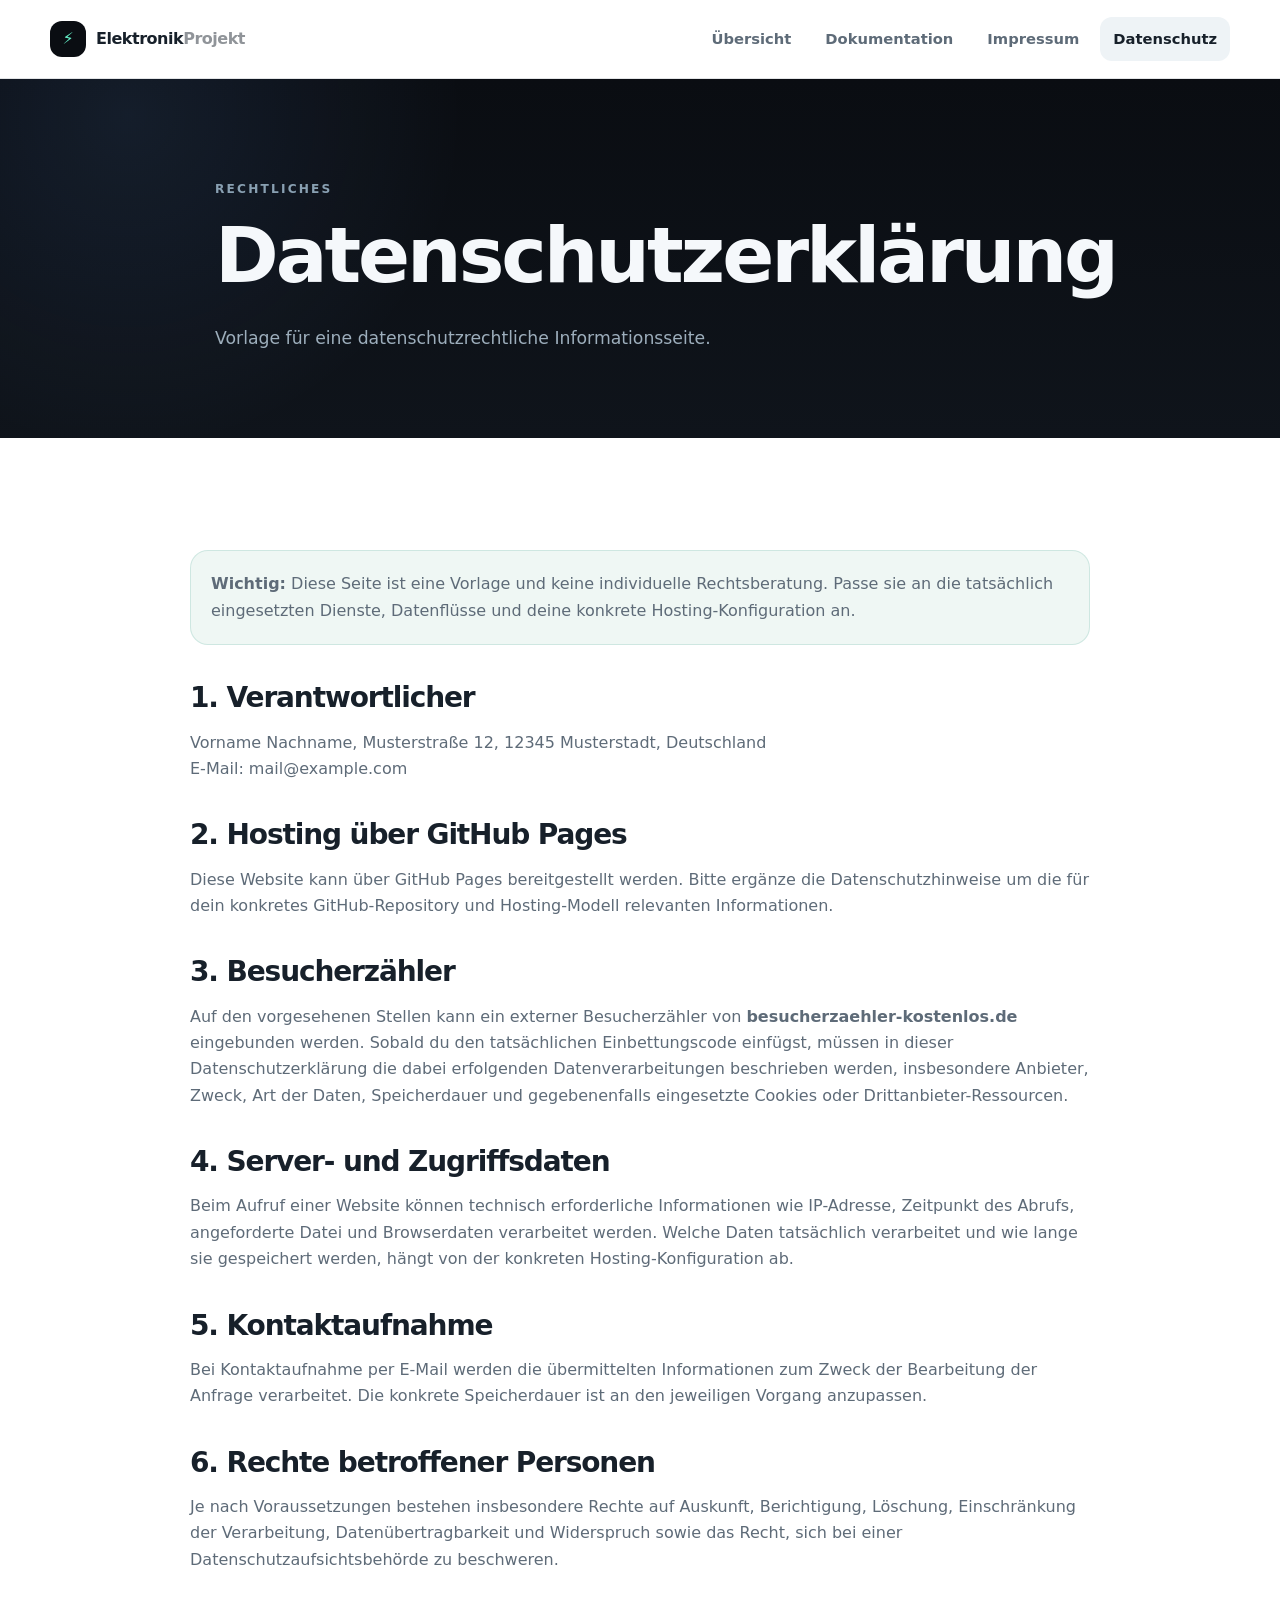
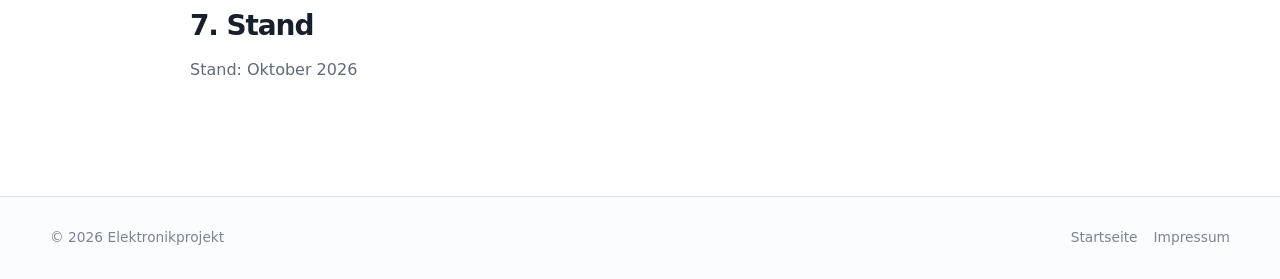
<file: datenschutz.html>
<!DOCTYPE html>
<html lang="de">
<head>
  <meta charset="UTF-8">
  <meta name="viewport" content="width=device-width, initial-scale=1.0">
  <title>Datenschutz | Elektronikprojekt</title>
  <link rel="stylesheet" href="style.css">
</head>
<body>
  <header class="site-header">
    <div class="container nav-wrap">
      <a class="brand" href="index.html">
        <span class="brand-mark">⚡</span>
        <span>Elektronik<span class="brand-muted">Projekt</span></span>
      </a>
      <nav class="main-nav" aria-label="Hauptnavigation">
        <a href="index.html">Übersicht</a>
        <a href="dokumentation.html">Dokumentation</a>
        <a href="impressum.html">Impressum</a>
        <a href="datenschutz.html" class="active">Datenschutz</a>
      </nav>
    </div>
  </header>

  <main>
    <section class="page-hero section-dark">
      <div class="container narrow">
        <div class="eyebrow">RECHTLICHES</div>
        <h1>Datenschutzerklärung</h1>
        <p>Vorlage für eine datenschutzrechtliche Informationsseite.</p>
      </div>
    </section>

    <section class="section">
      <div class="container legal-content">
        <p class="notice">
          <strong>Wichtig:</strong> Diese Seite ist eine Vorlage und keine individuelle
          Rechtsberatung. Passe sie an die tatsächlich eingesetzten Dienste, Datenflüsse
          und deine konkrete Hosting-Konfiguration an.
        </p>

        <h2>1. Verantwortlicher</h2>
        <p>
          Vorname Nachname, Musterstraße 12, 12345 Musterstadt, Deutschland<br>
          E-Mail: <a href="mailto:mail@example.com">mail@example.com</a>
        </p>

        <h2>2. Hosting über GitHub Pages</h2>
        <p>
          Diese Website kann über GitHub Pages bereitgestellt werden. Bitte ergänze
          die Datenschutzhinweise um die für dein konkretes GitHub-Repository und
          Hosting-Modell relevanten Informationen.
        </p>

        <h2>3. Besucherzähler</h2>
        <p>
          Auf den vorgesehenen Stellen kann ein externer Besucherzähler von
          <strong>besucherzaehler-kostenlos.de</strong> eingebunden werden.
          Sobald du den tatsächlichen Einbettungscode einfügst, müssen in dieser
          Datenschutzerklärung die dabei erfolgenden Datenverarbeitungen beschrieben
          werden, insbesondere Anbieter, Zweck, Art der Daten, Speicherdauer und
          gegebenenfalls eingesetzte Cookies oder Drittanbieter-Ressourcen.
        </p>

        <h2>4. Server- und Zugriffsdaten</h2>
        <p>
          Beim Aufruf einer Website können technisch erforderliche Informationen
          wie IP-Adresse, Zeitpunkt des Abrufs, angeforderte Datei und Browserdaten
          verarbeitet werden. Welche Daten tatsächlich verarbeitet und wie lange sie
          gespeichert werden, hängt von der konkreten Hosting-Konfiguration ab.
        </p>

        <h2>5. Kontaktaufnahme</h2>
        <p>
          Bei Kontaktaufnahme per E-Mail werden die übermittelten Informationen
          zum Zweck der Bearbeitung der Anfrage verarbeitet. Die konkrete
          Speicherdauer ist an den jeweiligen Vorgang anzupassen.
        </p>

        <h2>6. Rechte betroffener Personen</h2>
        <p>
          Je nach Voraussetzungen bestehen insbesondere Rechte auf Auskunft,
          Berichtigung, Löschung, Einschränkung der Verarbeitung, Datenübertragbarkeit
          und Widerspruch sowie das Recht, sich bei einer Datenschutzaufsichtsbehörde
          zu beschweren.
        </p>

        <h2>7. Stand</h2>
        <p>Stand: Oktober 2026</p>
      </div>
    </section>
  </main>

  <footer class="site-footer">
    <div class="container footer-wrap">
      <span>© 2026 Elektronikprojekt</span>
      <div>
        <a href="index.html">Startseite</a>
        <a href="impressum.html">Impressum</a>
      </div>
    </div>
  </footer>
</body>
</html>
</file>
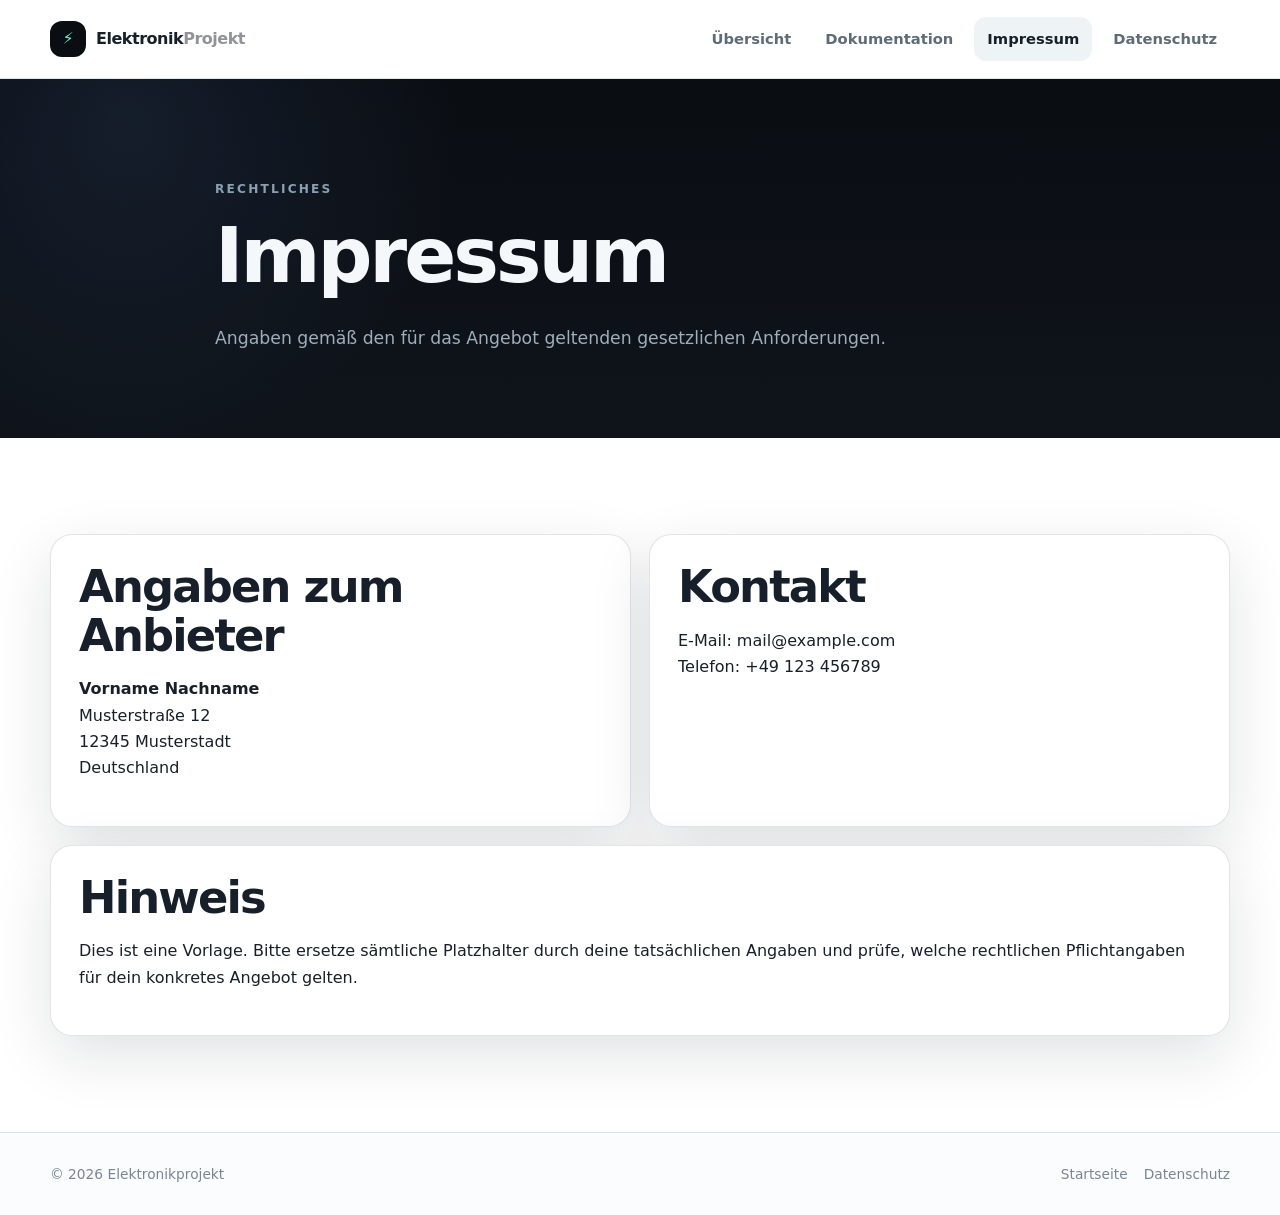
<file: impressum.html>
<!DOCTYPE html>
<html lang="de">
<head>
  <meta charset="UTF-8">
  <meta name="viewport" content="width=device-width, initial-scale=1.0">
  <title>Impressum | Elektronikprojekt</title>
  <link rel="stylesheet" href="style.css">
</head>
<body>
  <header class="site-header">
    <div class="container nav-wrap">
      <a class="brand" href="index.html">
        <span class="brand-mark">⚡</span>
        <span>Elektronik<span class="brand-muted">Projekt</span></span>
      </a>
      <nav class="main-nav" aria-label="Hauptnavigation">
        <a href="index.html">Übersicht</a>
        <a href="dokumentation.html">Dokumentation</a>
        <a href="impressum.html" class="active">Impressum</a>
        <a href="datenschutz.html">Datenschutz</a>
      </nav>
    </div>
  </header>

  <main>
    <section class="page-hero section-dark">
      <div class="container narrow">
        <div class="eyebrow">RECHTLICHES</div>
        <h1>Impressum</h1>
        <p>Angaben gemäß den für das Angebot geltenden gesetzlichen Anforderungen.</p>
      </div>
    </section>

    <section class="section">
      <div class="container legal-layout">
        <article class="legal-card">
          <h2>Angaben zum Anbieter</h2>
          <p>
            <strong>Vorname Nachname</strong><br>
            Musterstraße 12<br>
            12345 Musterstadt<br>
            Deutschland
          </p>
        </article>

        <article class="legal-card">
          <h2>Kontakt</h2>
          <p>
            E-Mail: <a href="mailto:mail@example.com">mail@example.com</a><br>
            Telefon: +49 123 456789
          </p>
        </article>

        <article class="legal-card legal-card-wide">
          <h2>Hinweis</h2>
          <p>
            Dies ist eine Vorlage. Bitte ersetze sämtliche Platzhalter durch deine
            tatsächlichen Angaben und prüfe, welche rechtlichen Pflichtangaben für
            dein konkretes Angebot gelten.
          </p>
        </article>
      </div>
    </section>
  </main>

  <footer class="site-footer">
    <div class="container footer-wrap">
      <span>© 2026 Elektronikprojekt</span>
      <div>
        <a href="index.html">Startseite</a>
        <a href="datenschutz.html">Datenschutz</a>
      </div>
    </div>
  </footer>
</body>
</html>
</file>
<file: style.css>
:root {
  --bg: #0a0d12;
  --bg-2: #10151d;
  --surface: #ffffff;
  --surface-soft: #f3f6f8;
  --text: #17202a;
  --text-soft: #5e6b78;
  --text-inverse: #f5f8fb;
  --accent: #64f0c8;
  --accent-2: #6ba4ff;
  --border: rgba(20, 35, 50, .12);
  --dark-border: rgba(255,255,255,.10);
  --shadow: 0 20px 60px rgba(11, 22, 34, .12);
  --radius: 24px;
  --container: 1180px;
}

* { box-sizing: border-box; }

html { scroll-behavior: smooth; }

body {
  margin: 0;
  font-family: Inter, ui-sans-serif, system-ui, -apple-system, BlinkMacSystemFont, "Segoe UI", sans-serif;
  color: var(--text);
  background: var(--surface);
  line-height: 1.65;
}

img {
  display: block;
  width: 100%;
  height: auto;
}

a {
  color: inherit;
  text-decoration: none;
}

code {
  padding: 2px 7px;
  border-radius: 8px;
  background: #edf2f5;
  font-family: "SFMono-Regular", Consolas, monospace;
  font-size: .92em;
}

pre {
  margin: 24px 0 0;
  overflow-x: auto;
  padding: 22px;
  border-radius: 16px;
  background: #0c1118;
  color: #dce7ef;
  border: 1px solid rgba(255,255,255,.08);
  font-size: .9rem;
  line-height: 1.6;
}

.container {
  width: min(calc(100% - 40px), var(--container));
  margin: 0 auto;
}

.narrow { max-width: 850px; }

.site-header {
  position: sticky;
  top: 0;
  z-index: 20;
  background: rgba(255,255,255,.88);
  backdrop-filter: blur(18px);
  border-bottom: 1px solid var(--border);
}

.nav-wrap {
  display: flex;
  align-items: center;
  justify-content: space-between;
  min-height: 78px;
  gap: 20px;
}

.brand {
  display: inline-flex;
  align-items: center;
  gap: 10px;
  font-weight: 800;
  letter-spacing: -.03em;
}

.brand-mark {
  display: grid;
  place-items: center;
  width: 36px;
  height: 36px;
  border-radius: 12px;
  background: var(--bg);
  color: var(--accent);
}

.brand-muted { opacity: .48; }

.main-nav {
  display: flex;
  align-items: center;
  gap: 8px;
  flex-wrap: wrap;
}

.main-nav a {
  padding: 10px 13px;
  border-radius: 12px;
  color: var(--text-soft);
  font-size: .92rem;
  font-weight: 650;
}

.main-nav a:hover,
.main-nav a.active {
  color: var(--text);
  background: #eef3f6;
}

.section { padding: 96px 0; }

.hero {
  overflow: hidden;
  background:
    radial-gradient(circle at 75% 18%, rgba(107,164,255,.16), transparent 26%),
    radial-gradient(circle at 45% 60%, rgba(100,240,200,.11), transparent 20%);
}

.hero-grid {
  display: grid;
  grid-template-columns: 1.04fr .96fr;
  gap: 70px;
  align-items: center;
  min-height: 680px;
}

.eyebrow {
  margin-bottom: 16px;
  font-size: .76rem;
  font-weight: 800;
  letter-spacing: .18em;
  color: #778494;
}

.section-dark .eyebrow,
.page-hero .eyebrow {
  color: #89a0b2;
}

h1, h2, h3 {
  margin: 0;
  line-height: 1.08;
  letter-spacing: -.04em;
}

h1 { font-size: clamp(3rem, 6vw, 6rem); }

h2 { font-size: clamp(2rem, 3.5vw, 3.25rem); }

h3 { font-size: 1.32rem; }

.gradient-text {
  background: linear-gradient(100deg, #17202a 8%, #5577a9 48%, #229e78 92%);
  -webkit-background-clip: text;
  background-clip: text;
  color: transparent;
}

.hero-text,
.page-hero p,
.section-heading p {
  color: var(--text-soft);
  font-size: 1.08rem;
  max-width: 690px;
}

.hero-text { margin: 28px 0 0; }

.button-row {
  display: flex;
  gap: 12px;
  flex-wrap: wrap;
  margin-top: 34px;
}

.btn {
  display: inline-flex;
  align-items: center;
  justify-content: center;
  gap: 12px;
  min-height: 50px;
  padding: 0 20px;
  border-radius: 15px;
  font-weight: 800;
  transition: transform .2s ease, opacity .2s ease;
}

.btn:hover { transform: translateY(-2px); }

.btn-primary {
  background: var(--bg);
  color: #fff;
}

.btn-secondary {
  border: 1px solid var(--border);
  color: var(--text);
  background: #fff;
}

.counter-box {
  display: inline-flex;
  align-items: center;
  gap: 14px;
  margin-top: 34px;
  padding: 12px 16px;
  border: 1px solid var(--border);
  border-radius: 16px;
  background: rgba(255,255,255,.74);
}

.counter-box-dark {
  border-color: var(--dark-border);
  background: rgba(255,255,255,.06);
  color: #fff;
}

.counter-label {
  font-size: .7rem;
  font-weight: 900;
  letter-spacing: .16em;
  opacity: .62;
}

.counter-placeholder {
  padding: 5px 10px;
  border-radius: 10px;
  background: rgba(120,140,155,.12);
  font-size: .78rem;
  font-family: "SFMono-Regular", Consolas, monospace;
}

.hero-media { position: relative; }

.image-frame {
  position: relative;
  min-height: 560px;
  overflow: hidden;
  border-radius: 32px;
  background: #dfe7ec;
  box-shadow: var(--shadow);
}

.image-frame::after {
  content: "";
  position: absolute;
  inset: 0;
  background: linear-gradient(180deg, rgba(5,10,15,.03), rgba(5,10,15,.25));
  pointer-events: none;
}

.image-frame img {
  width: 100%;
  height: 100%;
  min-height: 560px;
  object-fit: cover;
}

.glow::before {
  content: "";
  position: absolute;
  width: 200px;
  height: 200px;
  left: -80px;
  top: -70px;
  border-radius: 50%;
  background: var(--accent);
  filter: blur(70px);
  opacity: .35;
  z-index: 1;
  pointer-events: none;
}

.floating-card {
  position: absolute;
  z-index: 3;
  display: flex;
  align-items: center;
  gap: 11px;
  padding: 14px 16px;
  border: 1px solid rgba(255,255,255,.36);
  border-radius: 17px;
  background: rgba(13,18,24,.72);
  backdrop-filter: blur(12px);
  color: #fff;
  box-shadow: 0 18px 45px rgba(7, 12, 18, .2);
}

.floating-card-top { top: 26px; left: -24px; }
.floating-card-bottom { right: -22px; bottom: 28px; }

.floating-card strong,
.floating-card small { display: block; }

.floating-card strong {
  font-size: .67rem;
  letter-spacing: .14em;
  opacity: .7;
}

.floating-card small { font-size: .84rem; }

.status-dot {
  width: 10px;
  height: 10px;
  border-radius: 999px;
  background: var(--accent);
  box-shadow: 0 0 18px var(--accent);
}

.mono {
  font-family: "SFMono-Regular", Consolas, monospace;
  color: var(--accent);
}

.section-dark {
  color: var(--text-inverse);
  background:
    radial-gradient(circle at 10% 10%, rgba(107,164,255,.10), transparent 28%),
    linear-gradient(180deg, #0a0d12, #0f141b);
}

.section-heading {
  display: flex;
  align-items: end;
  justify-content: space-between;
  gap: 40px;
  margin-bottom: 40px;
}

.section-heading p { max-width: 420px; margin: 0; }

.stats-grid {
  display: grid;
  grid-template-columns: repeat(4, 1fr);
  gap: 14px;
  margin-bottom: 18px;
}

.stat-card,
.glass-card {
  padding: 26px;
  border-radius: 22px;
}

.stat-card {
  border: 1px solid var(--dark-border);
  background: rgba(255,255,255,.035);
}

.stat-number {
  display: block;
  margin-bottom: 6px;
  font-size: 1.8rem;
  font-weight: 850;
}

.stat-label {
  color: #90a0af;
  font-size: .85rem;
}

.content-grid {
  display: grid;
  grid-template-columns: repeat(3, 1fr);
  gap: 14px;
}

.glass-card {
  border: 1px solid var(--dark-border);
  background: rgba(255,255,255,.045);
}

.glass-card p { color: #9aabb9; }

.card-icon {
  display: grid;
  place-items: center;
  width: 42px;
  height: 42px;
  margin-bottom: 22px;
  border-radius: 13px;
  background: rgba(100,240,200,.11);
  color: var(--accent);
  font-weight: 900;
}

.spec-layout {
  display: grid;
  grid-template-columns: 1.03fr .97fr;
  gap: 20px;
  align-items: stretch;
}

.spec-panel,
.progress-panel {
  border: 1px solid var(--border);
  border-radius: var(--radius);
  padding: 30px;
  background: #fff;
  box-shadow: var(--shadow);
}

.spec-row {
  display: flex;
  align-items: center;
  justify-content: space-between;
  gap: 20px;
  padding: 16px 0;
  border-bottom: 1px solid var(--border);
}

.spec-row:last-child { border-bottom: 0; }
.spec-row span { color: var(--text-soft); }
.spec-row strong { text-align: right; }

.progress-title,
.progress-item > div {
  display: flex;
  justify-content: space-between;
  gap: 16px;
}

.progress-title {
  margin-bottom: 14px;
  font-size: 1.04rem;
}

.progress-bar,
.mini-bar {
  height: 9px;
  overflow: hidden;
  border-radius: 999px;
  background: #e9eef1;
}

.progress-bar span,
.mini-bar span {
  display: block;
  height: 100%;
  border-radius: inherit;
  background: linear-gradient(90deg, var(--accent-2), var(--accent));
}

.progress-item { margin-top: 22px; }
.progress-item > div:first-child { margin-bottom: 8px; font-size: .88rem; }
.progress-item strong { color: #667381; }

.section-soft { background: var(--surface-soft); }

.gallery-grid {
  display: grid;
  grid-template-columns: 1.4fr 1fr;
  grid-template-rows: 260px 260px;
  gap: 16px;
}

.gallery-main { grid-row: 1 / span 2; }

.image-card {
  position: relative;
  overflow: hidden;
  min-height: 220px;
  border-radius: 24px;
  background: #dce4e8;
}

.image-card img {
  width: 100%;
  height: 100%;
  object-fit: cover;
}

.image-card::after {
  content: "";
  position: absolute;
  inset: auto 0 0;
  height: 48%;
  background: linear-gradient(transparent, rgba(0,0,0,.56));
}

.image-card figcaption {
  position: absolute;
  left: 18px;
  bottom: 15px;
  z-index: 2;
  color: #fff;
  font-size: .8rem;
  font-weight: 700;
}

.cta-section { padding-top: 70px; padding-bottom: 70px; }

.cta {
  display: flex;
  align-items: center;
  justify-content: space-between;
  gap: 30px;
  padding: 38px;
  border-radius: 28px;
  background: #f0f5f7;
}

.cta p { color: var(--text-soft); margin-bottom: 0; }

.page-hero {
  padding: 100px 0 86px;
}

.page-hero h1 { font-size: clamp(3rem, 6vw, 5.2rem); }
.page-hero p { margin: 26px 0 0; color: #9daebc; }

.doc-layout {
  display: grid;
  grid-template-columns: 220px minmax(0, 1fr);
  gap: 60px;
  align-items: start;
}

.doc-sidebar {
  position: sticky;
  top: 110px;
  display: grid;
  gap: 7px;
}

.toc-title {
  margin-bottom: 10px;
  font-size: .72rem;
  font-weight: 900;
  letter-spacing: .16em;
  color: #8a98a4;
}

.doc-sidebar a {
  padding: 10px 12px;
  border-left: 2px solid transparent;
  color: var(--text-soft);
  font-size: .92rem;
}

.doc-sidebar a:hover {
  border-color: #7f96ad;
  color: var(--text);
}

.doc-section {
  display: grid;
  grid-template-columns: 54px 1fr;
  gap: 20px;
  padding: 0 0 68px;
  margin-bottom: 68px;
  border-bottom: 1px solid var(--border);
}

.doc-section:last-child { border-bottom: 0; margin-bottom: 0; }

.doc-number {
  display: grid;
  place-items: start center;
  font-family: "SFMono-Regular", Consolas, monospace;
  color: #8d9ba8;
  font-size: .9rem;
  font-weight: 800;
}

.doc-content h2 { margin-bottom: 14px; font-size: 2.1rem; }
.doc-content p { color: var(--text-soft); }

.check-list {
  display: grid;
  gap: 10px;
  margin-top: 20px;
}

.check-list div {
  display: flex;
  gap: 12px;
  align-items: center;
  padding: 13px 15px;
  border-radius: 14px;
  background: #f5f8fa;
}

.check-list span { color: #229e78; font-weight: 900; }

.doc-image {
  overflow: hidden;
  margin: 24px 0 0;
  border-radius: 22px;
  background: #dce4e8;
}

.doc-image img {
  max-height: 520px;
  object-fit: cover;
}

.doc-image figcaption {
  padding: 11px 14px;
  font-size: .76rem;
  color: #73808c;
  background: #f7f9fa;
}

.wiring-box {
  display: grid;
  gap: 10px;
  margin-top: 20px;
}

.wiring-row {
  display: grid;
  grid-template-columns: 1fr 60px 2fr;
  align-items: center;
  min-height: 52px;
  padding: 0 16px;
  border: 1px solid var(--border);
  border-radius: 14px;
}

.wiring-row strong {
  display: grid;
  place-items: center;
  color: #23977a;
}

.steps {
  display: grid;
  gap: 16px;
  padding-left: 22px;
}

.steps li { padding-left: 6px; color: var(--text-soft); }

.troubleshooting {
  display: grid;
  gap: 12px;
}

.troubleshooting > div {
  padding: 19px 20px;
  border-left: 3px solid #9cb2c4;
  border-radius: 0 16px 16px 0;
  background: #f5f8fa;
}

.troubleshooting p { margin: 5px 0 0; }

.legal-layout {
  display: grid;
  grid-template-columns: 1fr 1fr;
  gap: 18px;
}

.legal-card {
  padding: 28px;
  border: 1px solid var(--border);
  border-radius: 22px;
  background: #fff;
  box-shadow: var(--shadow);
}

.legal-card-wide { grid-column: 1 / -1; }

.legal-content {
  max-width: 900px;
}

.legal-content h2 {
  margin-top: 38px;
  font-size: 1.75rem;
}

.legal-content p {
  color: var(--text-soft);
}

.notice {
  padding: 20px;
  border-radius: 18px;
  background: #eff7f4;
  border: 1px solid rgba(35,151,122,.16);
}

.site-footer {
  border-top: 1px solid var(--border);
  background: #fbfcfd;
}

.footer-wrap {
  display: flex;
  align-items: center;
  justify-content: space-between;
  gap: 20px;
  min-height: 82px;
  color: #798593;
  font-size: .86rem;
}

.footer-wrap > div {
  display: flex;
  gap: 16px;
}

.footer-wrap a:hover { color: var(--text); }

@media (max-width: 980px) {
  .hero-grid,
  .spec-layout,
  .doc-layout {
    grid-template-columns: 1fr;
  }

  .hero-grid { gap: 38px; min-height: auto; }
  .hero { padding-top: 65px; }

  .doc-sidebar {
    position: static;
    display: flex;
    overflow-x: auto;
    padding-bottom: 4px;
  }

  .toc-title { display: none; }

  .doc-sidebar a {
    white-space: nowrap;
    border-left: 0;
    border-bottom: 2px solid transparent;
  }

  .doc-sidebar a:hover { border-color: #7f96ad; }
}

@media (max-width: 760px) {
  .nav-wrap {
    align-items: flex-start;
    padding: 15px 0;
    flex-direction: column;
  }

  .main-nav { gap: 2px; }
  .main-nav a { padding: 8px 9px; font-size: .82rem; }

  .section { padding: 72px 0; }

  .section-heading,
  .cta {
    align-items: flex-start;
    flex-direction: column;
  }

  .stats-grid,
  .content-grid,
  .legal-layout {
    grid-template-columns: 1fr 1fr;
  }

  .legal-card-wide { grid-column: 1 / -1; }

  .gallery-grid {
    grid-template-columns: 1fr;
    grid-template-rows: 280px 220px 220px;
  }

  .gallery-main { grid-row: auto; }

  .image-frame,
  .image-frame img { min-height: 420px; }

  .floating-card-top { left: 12px; }
  .floating-card-bottom { right: 12px; }

  .doc-section { grid-template-columns: 34px 1fr; gap: 10px; }
}

@media (max-width: 560px) {
  .container { width: min(calc(100% - 28px), var(--container)); }
  .stats-grid,
  .content-grid { grid-template-columns: 1fr; }

  h1 { font-size: 3rem; }
  .page-hero h1 { font-size: 3rem; }

  .counter-box {
    align-items: flex-start;
    flex-direction: column;
  }

  .spec-panel,
  .progress-panel,
  .legal-card,
  .cta { padding: 22px; }

  .footer-wrap {
    align-items: flex-start;
    flex-direction: column;
    justify-content: center;
    padding: 18px 0;
  }

  .footer-wrap > div {
    flex-wrap: wrap;
  }
}
</file>
